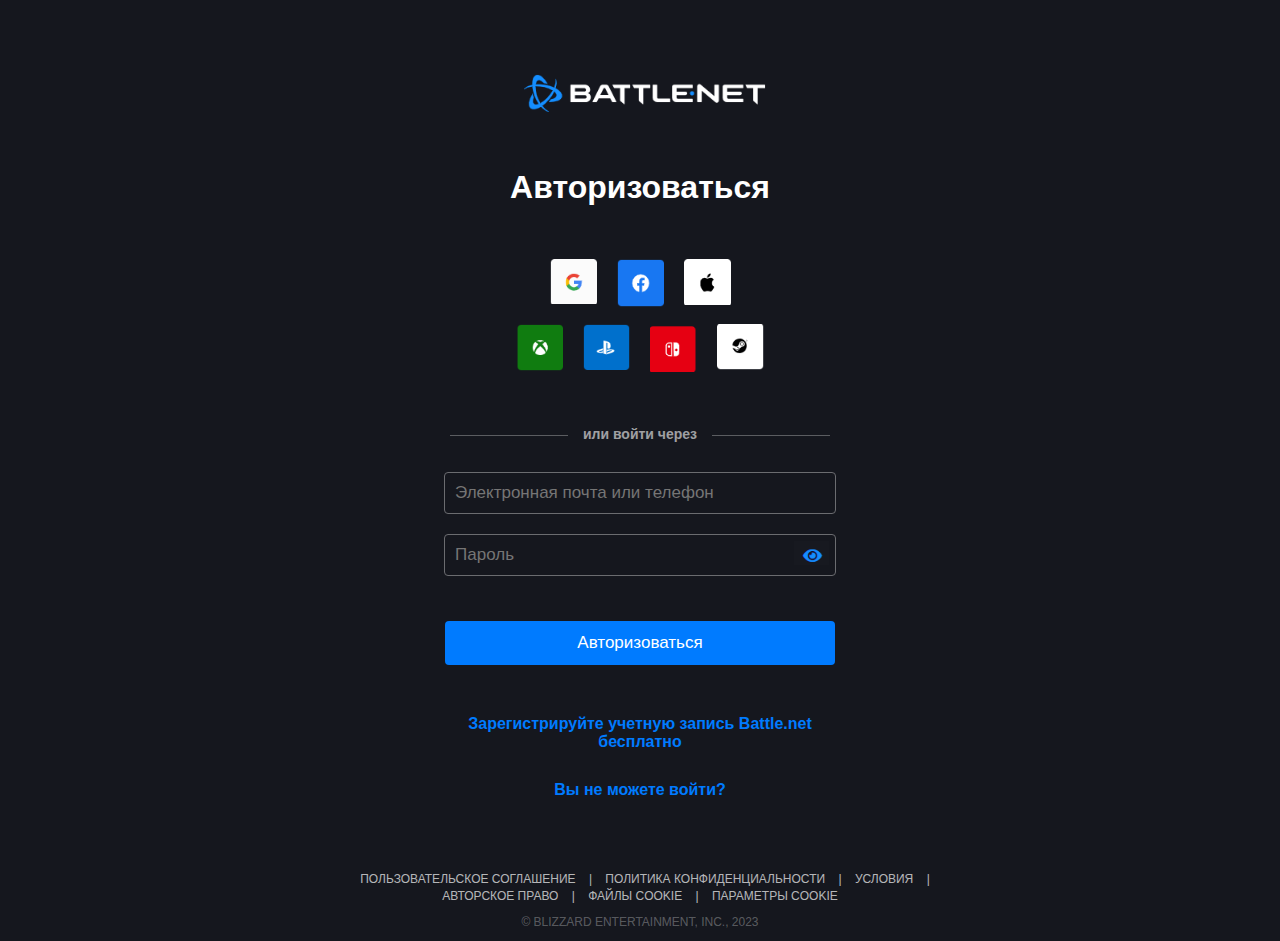
<file: Blizzard/index.html>
<!DOCTYPE html>
<html lang="en">
<head>
    <meta charset="UTF-8">
    <title>Авторизация в Battle.net</title>
    <link rel="icon" type="image/png" href="images/icon.png">
    <meta name="viewport" content="width=device-width, initial-scale=1.0">
    <link rel="stylesheet" href="styles.css">
    <title>Авторизация</title>
</head>
<body>
    <div class="container">
        <div class="center">
            <img id="main_logo" src="images/main_logo.png" alt="Логотип">
            <h1 id="text_main">Авторизоваться</h1>
        </div>
        <div class="icons">
            <a href="https://accounts.google.com">
                <img class="icon" src="images/logo_google.png" alt="Логотип Google ">
            </a>
            <a href="https://www.facebook.com/login.php">
                <img class="icon" src="images/logo_fb.png" alt="Логотип Fb">
            </a>
            <a href="https://apple.com">
                <img class="icon" src="images/logo_apple.png" alt="Логотип Apple">
            </a>
        </div>
        <div class="icons4">
            <a href="https://login.live.com">
                <img class="icon" src="images/logo_xb.png" alt="Логотип XB">
            </a>
            <a href="https://sony.com">
                <img class="icon" src="images/logo_ps.png" alt="Логотип PS">
            </a>
            <a href="https://accounts.nintendo.com/">
                <img class="icon" src="images/logo_nintendo.png" alt="Логотип Nintendo">
            </a>
            <a href="https://steamcommunity.com/">
                <img class="icon" src="images/logo_steam.png" alt="Логотип Steam">
            </a>
        </div>
        <div class="login-form">
            <p id="or" style="color:#ffffff99; margin-bottom: 30px;margin-top: 35px;">или войти через</p>
            <input  type="email" placeholder="Электронная почта или телефон">
            <div class="password-input">
                <input type="password" placeholder="Пароль">
                <span class="password-icon"></span> 
            </div>
            <button id="button">Авторизоваться</button>
            <p class="second-line"><a class="link" href="https://account.battle.net/creation/flow/creation-full" style="color: #007bff;">Зарегистрируйте учетную запись Battle.net</a></p>
            <p class="third-line" ><a class="link" href="https://account.battle.net/creation/flow/creation-full" style="color: #007bff;">бесплатно</a></p>
            <p class="fourth-line"><a class="link" href="https://account.battle.net/recovery/ru/?ref=&theme=bnet-next&app=oauth&hostingApp=oauth&flowTrackingId=65d6255a-e9bb-40e6-8ef3-32c429e4f70a" style="color: #007bff;">Вы не можете войти?</a></p>
        </div>
    <footer>
    <div class="footer">
        <p  class="first_links">
            <a class="links" href="https://www.blizzard.com/ru-ru/legal/08b946df-660a-40e4-a072-1fbde65173b1/licenzionnoe-soglashenie-s-konechnym-polzovatelem-dlya-emea-blizzard">ПОЛЬЗОВАТЕЛЬСКОЕ СОГЛАШЕНИЕ</a> | 
            <a class="links" href="https://www.blizzard.com/ru-ru/privacy">ПОЛИТИКА КОНФИДЕНЦИАЛЬНОСТИ</a> | 
            <a class="links" href="https://www.blizzard.com/ru-ru/legal">УСЛОВИЯ</a> |
        </p>
        <p class="second_links">
            <a class="links" href="https://www.blizzard.com/ru-ru/legal/26b8b902-0480-43dd-81ba-2fc75481f1dc/o-narushenii-avtorskogo-prava">АВТОРСКОЕ ПРАВО</a> | 
            <a class="links" href="https://eu.account.battle.net/login/cookies">ФАЙЛЫ COOKIE</a> | 
            <a class="links" href="https://eu.account.battle.net/login/cookies#settings">ПАРАМЕТРЫ COOKIE</a>
        </p>
        <p class="last_text">&copy; BLIZZARD ENTERTAINMENT, INC., 2023</p>
    </div>
    </footer>
</body>
</html>
</file>
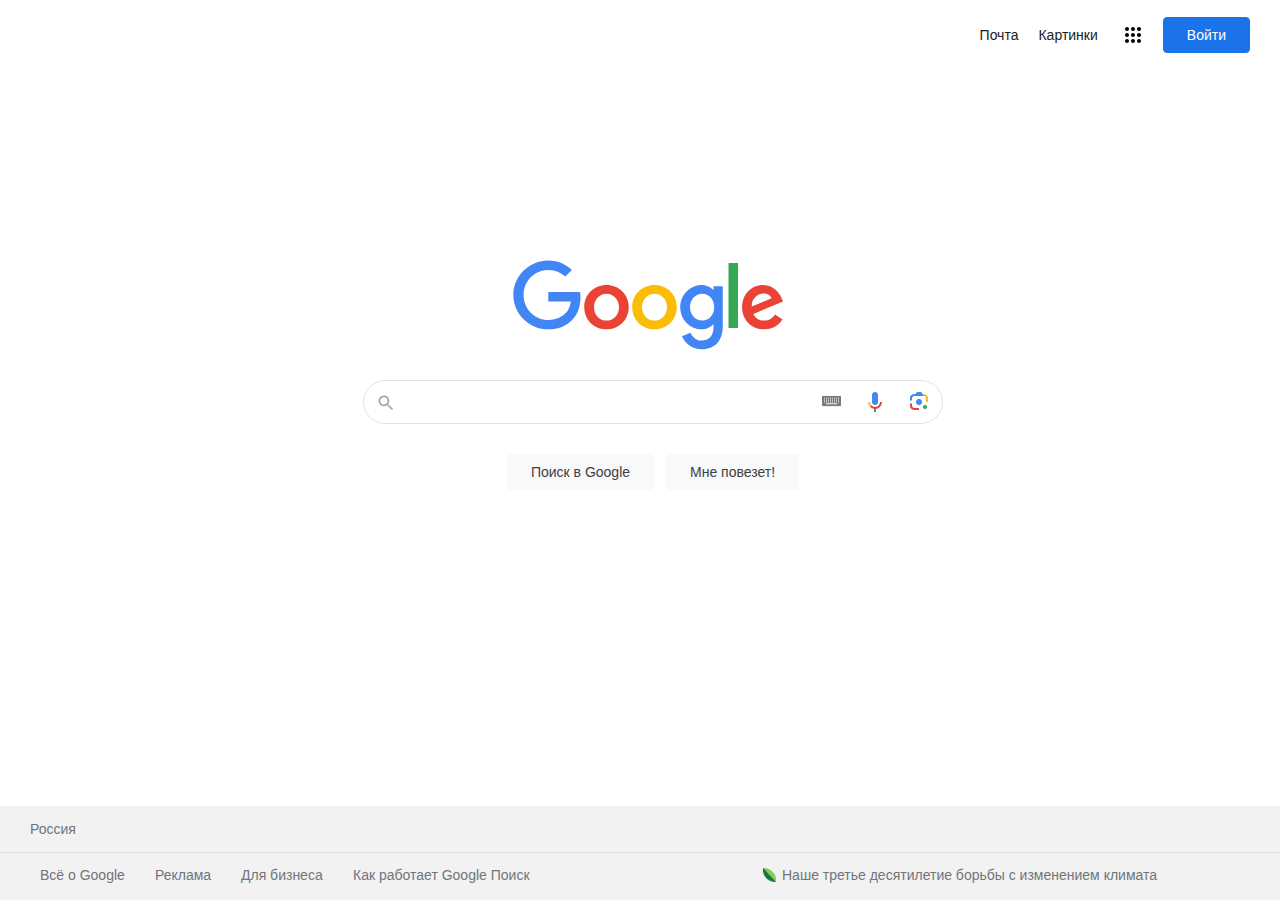
<file: Google/index.html>
<!DOCTYPE html>
<html class="page" lang="en">
<head>
    <meta charset="utf-8">
    
    <link rel="icon" type="image/png" href="images/icon.png">
    <title>Google</title>
    <style>
    *,
    ::before,
    ::after {
        box-sizing: border-box;
    }

        .search {
            display: grid;
            grid-template-columns: 44px 1fr 44px 44px 44px;
            height: 44px;
            border: 1px solid #dfe1e5;
            border-radius: 24px;
        }

        .search:is(:hover, :focus-within) {
            box-shadow: 0 1px 6px rgb(32 33 36 / 28%);
        }

        .search__icon {
            place-self: center;
            fill: #9aa0a6;
        }

        .search__input {
            margin: 0;
            padding: 0;
            border: none;
            background-color: transparent;
        }

        .search__button {
            margin: 0;
            padding: 0;
            border: none;
            background-color: transparent;
            cursor: pointer;
        }

        .page,
        .page__body {
            height: 100%;
        }

        .page__body {
            margin: 0;
            font-size: 14px;
            font-family: Arial, sans-serif;
        }

        .navigation {
            display: grid;
            grid-template-columns: 1fr min-content max-content;
            column-gap: 10px;
            align-items: center;
        }

        .navigation__list {
            margin: 0;
            padding: 0;
            list-style: none;
            display: flex;
            gap: 10px;
        }

        .navigation__gap {
            margin-left: auto;
        }

        .navigation__link {
            padding: 5px;
            color: #202124;
            text-decoration: none;
        }

        .navigation__link:hover {
            text-decoration: underline;
        }

        .main {
            padding: 190px 15px;
            display: grid;
            justify-items: center;
            row-gap: 25px;
        }

        .main__title {
            margin: 0;
        }

        .main__search {
            justify-self: stretch;
        }

        .main__buttons {
            display: flex;
            justify-content: center;
            gap: 12px;
            margin-top: 30px;
        }

        .main__locale {
            margin: 0;
        }

        .main__link {
            color: #1a0dab;
            text-decoration: none;
        }

        .main__link:hover {
            text-decoration: underline;
        }

        .layout {
            display: grid;
            grid-template-columns: 1fr minmax(auto, 584px) 1fr;
            grid-template-rows: min-content 1fr min-content;
        }

        .layout__header {
            grid-column: 1 / -1;
            padding: 10px 30px;
        }

        .layout__main {
            grid-column: 2 / -2;

        }

        .layout__footer {
            grid-column: 1 / -1;
        }

        .header {
            padding: 15px 30px;
        }

        .footer {
           display: flex;
           flex-wrap: wrap;

           background-color: #f2f2f2;
           color: #70757a;
       }

       .footer__text {
           width: 100%;
           margin: 0;
           padding: 15px 30px;
           border-bottom: 1px solid #dadce0;
       }


       .footer__list {
           display: grid;
           grid-template-columns: 115px 86px 112px 407px 22px 781px 172px 84px 97px;
           list-style: none; 

       }


       .footer__link {

           text-decoration: none;
           color: #70757a;
       }

        .button {
            margin: 0;
            padding: 9px 23px;
            border-radius: 4px;
            text-decoration: none;
            font-size: inherit;
            font-family: inherit;
            cursor: pointer;
        }

        .button:is(:hover, :focus) {
            box-shadow: 0 1px 1px rgb(0 0 0 / 10%);
        }

        .button--plain {
            border: 1px solid #f8f9fa;
            background-color: #f8f9fa;
            color: #3c4043;
        }

        .button--action {
            border: 1px solid #1a73e8;
            background-color: #1a73e8;
            color: #ffffff;
        }

        .button--action:is(:hover, :focus) {
            background-color: #1b66c9;
        }

        .apps {
            width: 40px;
            height: 40px;
            border: none;
            border-radius: 50%;
            background-color: transparent;
            cursor: pointer;
        }

        .apps__icon {
            margin: auto;
            display: block;
            fill: #5f6368;
        }

        .apps:is(:hover, :focus) {
            background-color: #f2f2f2;
        }
        .main_table{
          width: 580px;
          height: 300px;
        }
        .logo{
          padding-left: 0px;
          border-left-width: 50px;
          margin-left: 150px;
          margin-bottom: 25px;
}
    </style>
</head>
<body class="page__body layout">
    <header class="layout__header header">
        <nav class="navigation">
            <ul class="navigation__list">
                <li class="navigation__gap"><a class="navigation__link" href="https://www.google.com/gmail/about/">Почта</a></li>
                <li><a class="navigation__link" href="https://www.google.ru/imghp?hl=ru&ogbl">Картинки</a></li>
            </ul>
            <button class="apps" type="button" aria-label="Apps">
							<img class="apps__icon" src="images/apps.svg" width="24" height="24">
            </button>
            <a class="button button--action" href="https://accounts.google.com/v3/signin/identifier?continue=https%3A%2F%2Fwww.google.ru%2Fimghp%3Fhl%3Dru%26ogbl&ec=GAZAAg&hl=ru&ifkv=AYZoVhdpyxxcBn54V0NhkX4i5pCTvdmvQj8nfWR2jczUMO3-b2lnwfGE1POUrR1hspmvWV5G63Go&passive=true&flowName=GlifWebSignIn&flowEntry=ServiceLogin&dsh=S-116507311%3A1694121432029896&theme=glif">Войти</a>
        </nav>
    </header>
    <main class="layout__main main">
        <div class="main_table">
        <img  class="logo" src="images/logo.svg" width="272" height="92" alt="Google">
        <search class="main__search">
            <form action="https://www.google.ru/search" method="get">
                <div class="search">
                    <img class="search__icon" src="images/search.png" width="20" height="20" aria-hidden="true">
                    <input class="search__input" name="q" type="search" aria-label="Search">
                    <button class="search__button" type="button" aria-label="KeyBoard">
                        <img class="search__feature" src="images/keyboard.png" width="40" height="40">
                    </button>
                    <button class="search__button" type="button" aria-label="Search by Voice">
                        <img class="search__feature" src="images/searchVoiceLogo.png" width="24" height="24">
                    </button>
                    <button class="search__button" type="button" aria-label="Search by Image">
                        <img class="search__feature" src="images/searchImageLogo.png" width="24" height="24">
                    </button>
                </div>
                <div class="main__buttons">
                    <button class="button button--plain" type="submit">Поиск в Google</button>
                    <button class="button button--plain" type="button">Мне повезет!</button>
                </div>
            </form>
        </search>
      </div>
    </main>
    <footer class="layout__footer footer">
    <p class="footer__text">Россия</p>
    <ul class="footer__list">
			<li><a class="footer__link" href="https://about.google/?utm_source=google-RU&utm_medium=referral&utm_campaign=hp-footer&fg=1">Всё о Google</a></li>
			<li><a class="footer__link" href="https://ads.google.com/intl/ru_ru/home/?subid=ww-ww-et-g-awa-a-g_hpafoot1_1!o2&utm_source=google.com&utm_medium=referral&utm_campaign=google_hpafooter&fg=1">Реклама</a></li>
			<li><a class="footer__link" href="https://www.google.com/services/?subid=ww-ww-et-g-awa-a-g_hpbfoot1_1!o2&utm_source=google.com&utm_medium=referral&utm_campaign=google_hpbfooter&fg=1#?modal_active=none">Для бизнеса</a></li>
      <li><a class="footer__link" href="https://www.google.com/search/howsearchworks/?fg=1">Как работает Google Поиск</a></li>
      <li><img  src="images/footer.png" width="19" height="16"></li>
      <li><a class="footer__link" href="https://sustainability.google/intl/ru/carbon-free/?utm_source=googlehpfooter&utm_medium=housepromos&utm_campaign=bottom-footer&utm_content=#home">Наше третье десятилетие борьбы с изменением климата</a></li>
      <li><a class="footer__link" href="https://policies.google.com/privacy?hl=ru&fg=1">Конфиденциальность</a></li>
			<li><a class="footer__link" href="https://policies.google.com/terms?hl=ru&fg=1">Условия</a></li>
			<li><a class="footer__link" href="">Настройки</a></li>
		</ul>

</footer>
</body>
</html>
</file>
<file: Blizzard/styles.css>
body {
    margin: 0;
    padding: 0;
    font-family: Arial, sans-serif;
    background-color: rgb(21,23,30);
}
#main_logo{
    margin-top: 100px; 
    width: 275px;
   
}
.icon{
    width: 47px;
}
#text_main{
    margin-top: 50px; 
    color: #fff;  
    margin-bottom: 70px;
}
.container {
    display: grid;
    grid-template-rows: 250px 70px 70px 450px 120px; 
    justify-items: center; 
    align-items: center; 
    height: 100vh; 
}

.center {
    text-align: center;
}
.login-form input[type="email"],
.login-form input[type="password"] {
    font-size: 17px; 
    color: rgb(107,108,112);
    border-color: rgb(107,108,112);
}

.center img {
    max-width: 100%;
    height: auto;
}

.icons {
    display: grid;
    grid-template-columns: repeat(3, 1fr); 
    grid-gap: 20px; 
    text-align: center;
}
.icons4 {
    display: grid;
    grid-template-columns: repeat(4, 1fr); 
    grid-gap: 20px; 
    text-align: center;
}
#o{
    width: 60%;
    margin-bottom: 30px;margin-top: 35px;
}
.icons img {
    max-width: 100%;
    height: auto;
}
.icons4 img{
    max-width: 100%;
    height: auto;
    margin-bottom: 50px;
    margin-top: 40px;
}
.login-form {
    text-align: center;
    margin-bottom: 30px;

}

.login-form p {
    margin-bottom: 10px;
}
.first_links a {
    margin-right: 10px;
    margin-left: 10px;
}
.second_links a {
    margin-right: 10px; 
    margin-left: 10px;
}
.login-form input {
    width: 370px;
    padding: 10px;
    margin-bottom: 20px;
    border: 1px solid #ccc;
    border-radius: 4px;
    background-color: rgb(21,23,30);
}

.login-form button {
    width: 390px;
    padding: 12px;
    background-color: #007bff;
    color: #fff;
    border: none;
    border-radius: 4px;
    cursor: pointer;
    transition: background-color 0.3s ease;
}

.login-form button:hover {
    background-color: #0056b3;
}
.login-form .second-line {
    margin-top: 50px; 
    margin-bottom: 0;
}
.login-form .third-line{
    margin-top: 0;
}
.login-form .fourth-line {
    margin-top: 30px; 
}
.footer{
    text-align: center;
    font-size: 12px;
    color: #ffffffb3;
}
.links{
    text-decoration: none; 
    color: inherit;
    cursor: pointer; 
}
.second_links{
    margin-top: 3px;

}
.footer .first_links{
    margin-bottom: 0;
}
.last_text{
    color: #ffffff4d;
}
#button{
    margin-top: 25px;
    font-size: 17px; 
}
.link{
    font-size: 16px;
    text-decoration:none;
    font-weight: bold;
}
#or{
    font-weight: bold;
    font-size:14px ;
}


.password-input {
    position: relative;
}

.password-input input[type="password"] {
    padding-left: 10px; 
}

.password-icon {
    position: absolute;
    top: 30%;
    left: 350px; 
    transform: translateY(-50%);
    background-image: url("images/icon_pas.png");
    background-size: 35px; 
    width: 35px; 
    height: 24px; 
    background-repeat: no-repeat;
}

#or:before,
#or:after {
    content: "";
    display: inline-block;
    width: 30%;
    border-top: 1px solid #ffffff4d; 
    
    vertical-align: middle;
}
#or::before{
    margin-right: 15px;
}
#or::after{
    margin-left: 15px;
}
</file>
